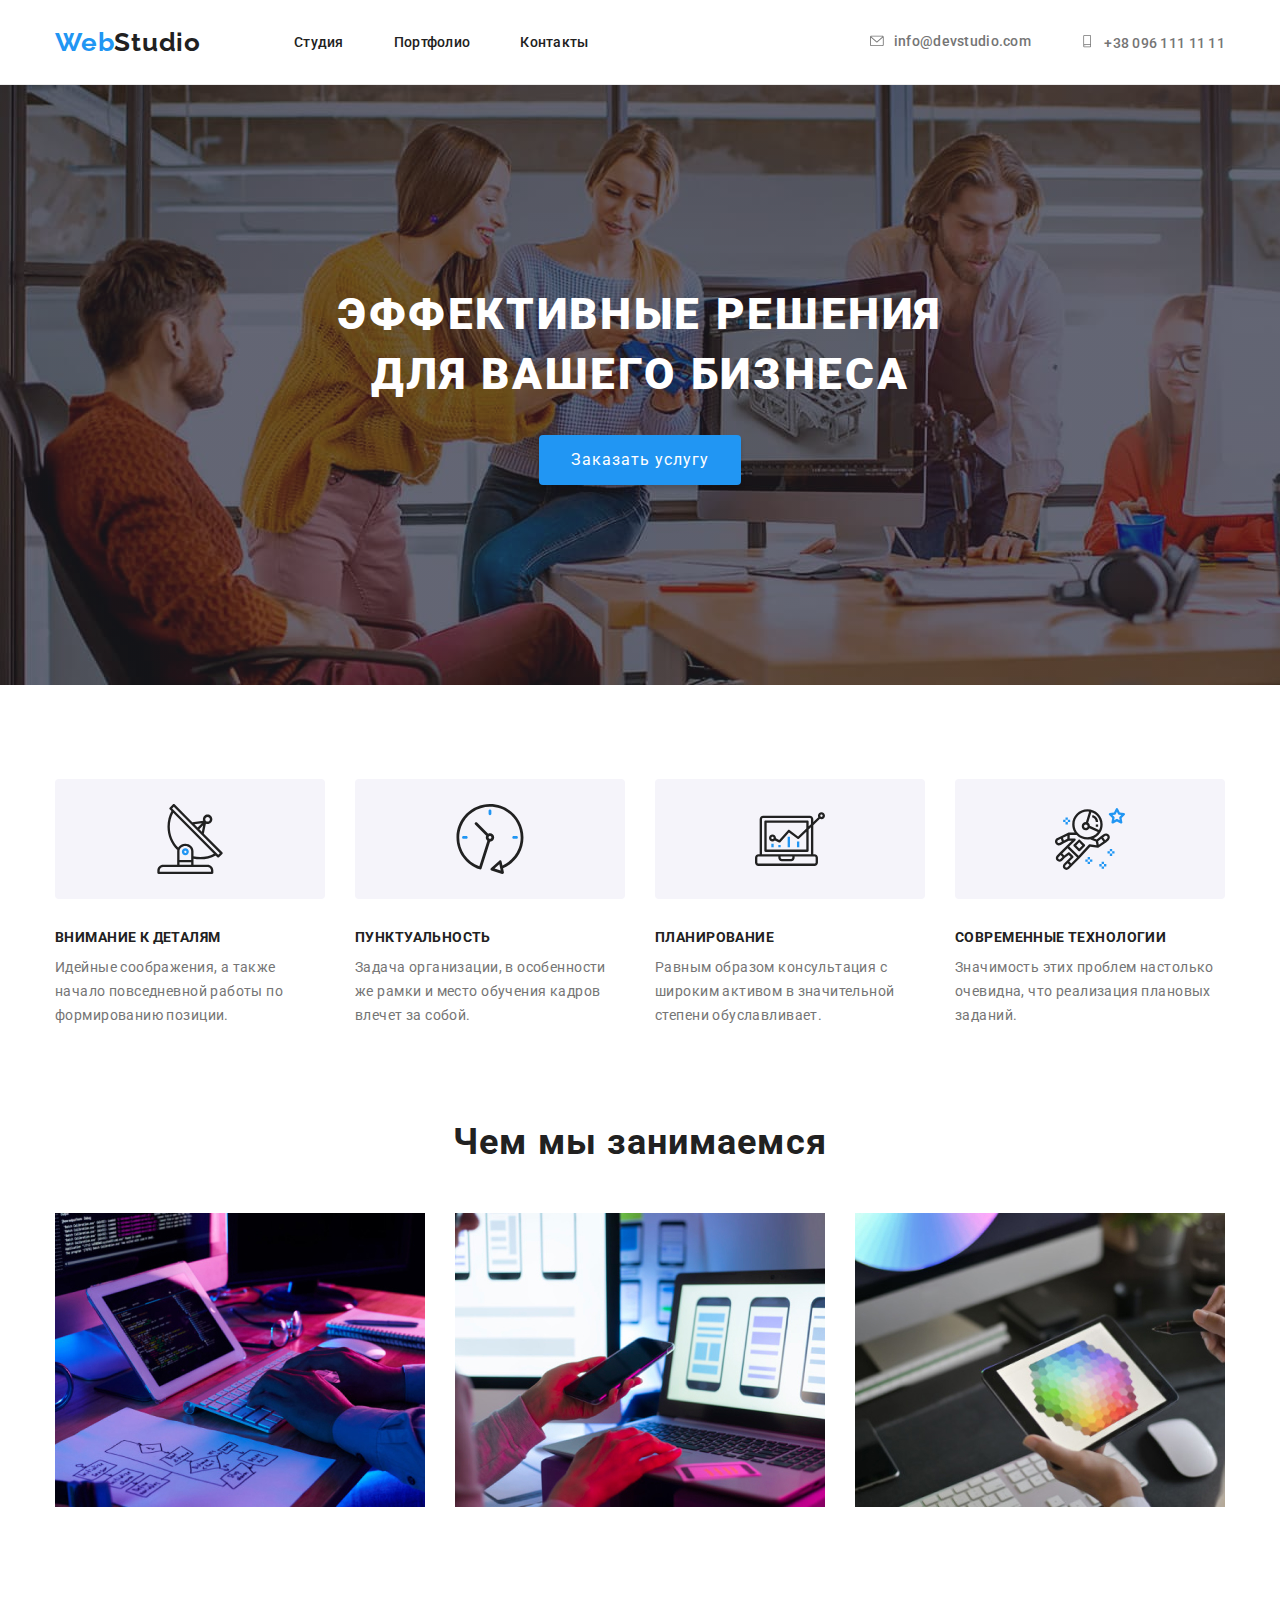
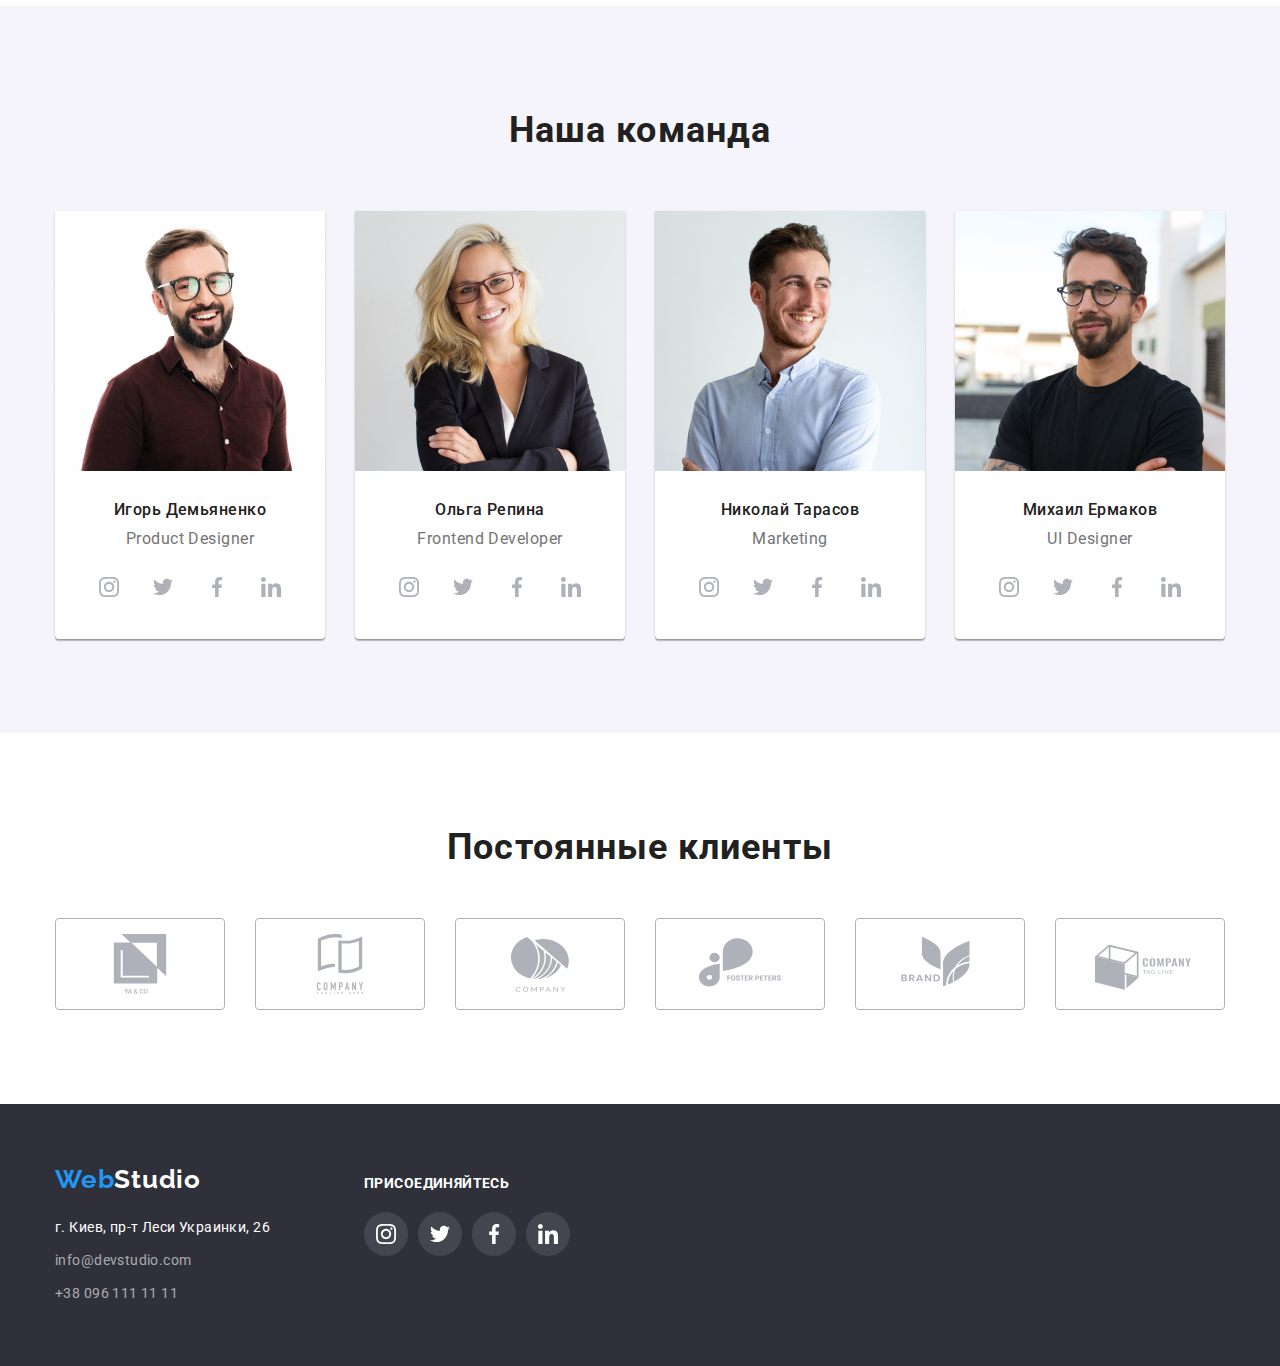
<file: index.html>
<!DOCTYPE html>
<html lang="en">
<head>
    <meta charset="UTF-8">
    <meta http-equiv="X-UA-Compatible" content="IE=edge">
    <meta name="viewport" content="width=device-width, initial-scale=1.0">
    <title>Студия</title>
    <link href="https://fonts.googleapis.com/css2?family=Raleway:wght@700&family=Roboto:wght@400;500;700;900&display=swap"
        rel="stylesheet">
    <link rel="stylesheet" href="https://cdnjs.cloudflare.com/ajax/libs/modern-normalize/1.1.0/modern-normalize.min.css">
    <link rel="stylesheet" href="./css/styles.css">
</head>
<body>
    <!--Шапка страницы-->
<header class="header">
    <div class="container">
        <nav class="main-nav">
            <a class="logo" href="/">Web<span class="logo-color">Studio</span></a>
      <!--Основная навигация-->
            <ul class="site-nav">
                <li class="item"><a href="./index.html" class="link active">Студия</a></li>
                <li class="item"><a href="./portfolio.html" class="link">Портфолио</a></li>
                <li class="item"><a href="" class="link">Контакты</a></li>
            </ul>
        </nav>
                <!--Контакты-->
            <ul class="information">
                <li class="information-contact"><a href="mailto:info@devstudio.com" class="link-contact"> <svg class="mail-icon"> <use href="./images/symbol-defs.svg#icon-envelope"></use></svg>info@devstudio.com</a>
                </li>
                <li class="information-contact"><a href="tel:+380961111111" class="link-contact"> <svg class="phone-icon"> <use href="./images/symbol-defs.svg#icon-smartphone"></use></svg> +38 096 111 11 11</a></li>
            </ul>
    </div>
</header>
<main>
    <!--Герой-->
    <section class="hero overlay">
       <div class="container hr">
          <h1 class="hero-title">Эффективные решения для вашего бизнеса</h1>
          <a href="" class="button-type">Заказать услугу</a>
      </div>
    </section>

    <!--Особености компании-->
    <section class="features-section">
        <div class="container">
            <h2 class="features-title" hidden>Особенности</h2>
               <ul class="features">
                    <li class="about-ftrs">
                        <div class="features-icons"> <svg class="features-icon"> <use href="./images/symbol-defs.svg#icon-Group1"></use></svg></div>
                        <h3 class="features-link">Внимание к деталям</h3>
                        <p class="text">Идейные соображения, а также начало повседневной работы по формированию позиции.</p>
                    </li>
                    <li class="about-ftrs">
                        <div class="features-icons"> <svg class="features-icon"><use href="./images/symbol-defs.svg#icon-Group2"></use></svg></div>
                        <h3 class="features-link">Пунктуальность</h3>
                        <p class="text">Задача организации, в особенности же рамки и место обучения кадров влечет за собой.</p>
                    </li>
                    <li class="about-ftrs">
                        <div class="features-icons"> <svg class="features-icon"><use href="./images/symbol-defs.svg#icon-Group3"></use></svg></div>
                        <h3 class="features-link">Планирование</h3>
                        <p class="text">Равным образом консультация с широким активом в значительной степени обуславливает.</p>
                    </li>
                    <li class="about-ftrs">
                        <div class="features-icons"> <svg class="features-icon"><use href="./images/symbol-defs.svg#icon-Group4"></use></svg></div>
                        <h3 class="features-link">Современные технологии</h3>
                        <p class="text">Значимость этих проблем настолько очевидна, что реализация плановых заданий.</p>
                    </li>
               </ul>
        </div>
    </section>
    <!--Примеры работ-->
    <section class="activity">
        <div class="container">
            <h2 class="activity-title">Чем мы занимаемся</h2>
            <ul class="images-active">
                <li class="image"><img src="./images/img1.jpg" alt="пример1" width="370" height="294"></li>
                <li class="image"><img src="./images/img2.jpg" alt="пример2" width="370" height="294"></li>
                <li class="image"><img src="./images/img3.jpg" alt="пример3" width="370" height="294"></li>
            </ul>
        </div>
    </section>
 
    <!--Команда-->
    <section class="team">
        <div class="container">
         <h2 class="team-title">Наша команда</h2>
          <ul class="team-list">
              <li class="team-about">
                 <img class="team-image" src="./images/person1.jpg" alt="Игорь Демьяненко" width="270" height="260">
                 <h3 class="person">Игорь Демьяненко</h3>
                 <p lang="en" class="team-text">Product Designer</p>
                    <ul class="team-links">
                        <li class="link-item">
                            <a class="team-link" href="https://www.instagram.com" target="_blank">
                            <svg class="team-link-icon">
                            <use href="./images/symbol-defs.svg#icon-instagram1"></use></svg></a>
                        </li>
                        <li class="link-item">
                           <a class="team-link" href="https://twitter.com" target="_blank">
                            <svg class="team-link-icon">
                            <use href="./images/symbol-defs.svg#icon-twitter1"></use></svg></a>
                        </li>
                        <li class="link-item">
                            <a class="team-link" href="https://www.facebook.com" target="_blank">
                            <svg class="team-link-icon"><use href="./images/symbol-defs.svg#icon-facebook1"></use></svg></a>
                        </li>
                        <li class="link-item">
                            <a class="team-link" href="https://www.linkedin.com" target="_blank">
                            <svg class="team-link-icon"><use href="./images/symbol-defs.svg#icon-linkedin1"></use></svg></a>
                        </li>
                    </ul>
             </li>
              <li class="team-about">
                 <img class="team-image" src="./images/person2.jpg" alt="Ольга Репина" width="270" height="260">
                 <h3 class="person">Ольга Репина</h3>
                 <p lang="en" class="team-text">Frontend Developer</p>
                <ul class="team-links">
                    <li class="link-item">
                        <a class="team-link" href="https://www.instagram.com" target="_blank">
                            <svg class="team-link-icon">
                                <use href="./images/symbol-defs.svg#icon-instagram1"></use>
                            </svg></a>
                    </li>
                    <li class="link-item">
                        <a class="team-link" href="https://twitter.com" target="_blank">
                            <svg class="team-link-icon">
                                <use href="./images/symbol-defs.svg#icon-twitter1"></use>
                            </svg></a>
                    </li>
                    <li class="link-item">
                        <a class="team-link" href="https://www.facebook.com" target="_blank">
                            <svg class="team-link-icon">
                                <use href="./images/symbol-defs.svg#icon-facebook1"></use>
                            </svg></a>
                    </li>
                    <li class="link-item">
                        <a class="team-link" href="https://www.linkedin.com" target="_blank">
                            <svg class="team-link-icon">
                                <use href="./images/symbol-defs.svg#icon-linkedin1"></use>
                            </svg></a>
                    </li>
                </ul>
             </li>
              <li class="team-about">
                 <img class="team-image" src="./images/person3.jpg" alt="Николай Тарасов" width="270" height="260">
                 <h3 class="person">Николай Тарасов</h3>
                 <p lang="en" class="team-text">Marketing</p>
                <ul class="team-links">
                    <li class="link-item">
                        <a class="team-link" href="https://www.instagram.com" target="_blank">
                            <svg class="team-link-icon">
                                <use href="./images/symbol-defs.svg#icon-instagram1"></use>
                            </svg></a>
                    </li>
                    <li class="link-item">
                        <a class="team-link" href="https://twitter.com" target="_blank">
                            <svg class="team-link-icon">
                                <use href="./images/symbol-defs.svg#icon-twitter1"></use>
                            </svg></a>
                    </li>
                    <li class="link-item">
                        <a class="team-link" href="https://www.facebook.com" target="_blank">
                            <svg class="team-link-icon">
                                <use href="./images/symbol-defs.svg#icon-facebook1"></use>
                            </svg></a>
                    </li>
                    <li class="link-item">
                        <a class="team-link" href="https://www.linkedin.com" target="_blank">
                            <svg class="team-link-icon">
                                <use href="./images/symbol-defs.svg#icon-linkedin1"></use>
                            </svg></a>
                    </li>
                </ul>
             </li>
              <li class="team-about">
                 <img class="team-image" src="./images/person4.jpg" alt="Михаил Ермаков" width="270" height="260">
                 <h3 class="person">Михаил Ермаков</h3>
                  <p lang="en" class="team-text">UI Designer</p>
                <ul class="team-links">
                    <li class="link-item">
                        <a class="team-link" href="https://www.instagram.com" target="_blank">
                            <svg class="team-link-icon">
                                <use href="./images/symbol-defs.svg#icon-instagram1"></use>
                            </svg></a>
                    </li>
                    <li class="link-item">
                        <a class="team-link" href="https://twitter.com" target="_blank">
                            <svg class="team-link-icon">
                                <use href="./images/symbol-defs.svg#icon-twitter1"></use>
                            </svg></a>
                    </li>
                    <li class="link-item">
                        <a class="team-link" href="https://www.facebook.com" target="_blank">
                            <svg class="team-link-icon">
                                <use href="./images/symbol-defs.svg#icon-facebook1"></use>
                            </svg></a>
                    </li>
                    <li class="link-item">
                        <a class="team-link" href="https://www.linkedin.com" target="_blank">
                            <svg class="team-link-icon">
                                <use href="./images/symbol-defs.svg#icon-linkedin1"></use>
                            </svg></a>
                    </li>
                </ul>
             </li>
           </ul>
        </div>
    </section>
    <!-- клиенты -->
    <section class="clients-section">
        <div class="container">
            <h2 class="clients-title">Постоянные клиенты</h2>
            <ul class="clients-list">
                <li class="clients-item">
                    <a href="#" class="clients-link">
                        <svg class="clients-icon">
                            <use href="./images/symbol-defs.svg#icon-Client1"></use> 
                       </svg>
                    </a>
                </li>
                <li class="clients-item">
                    <a href="#" class="clients-link">
                        <svg class="clients-icon">
                            <use href="./images/symbol-defs.svg#icon-Client2"></use>
                        </svg>
                    </a>
                </li>
                <li class="clients-item">
                    <a href="#" class="clients-link">
                        <svg class="clients-icon">
                            <use href="./images/symbol-defs.svg#icon-Client3"></use>
                        </svg>
                    </a>
                </li>
                <li class="clients-item">
                    <a href="#" class="clients-link">
                        <svg class="clients-icon">
                            <use href="./images/symbol-defs.svg#icon-Client4"></use>
                        </svg>
                    </a>
                </li>
                <li class="clients-item">
                    <a href="#" class="clients-link">
                        <svg class="clients-icon">
                            <use href="./images/symbol-defs.svg#icon-Client5"></use>
                        </svg>
                    </a>
                </li>
                <li class="clients-item">
                    <a href="#" class="clients-link">
                        <svg class="clients-icon">
                            <use href="./images/symbol-defs.svg#icon-Client6"></use>
                        </svg>
                    </a>
                </li>

            </ul>
        </div>
    </section>
</main>

<!--Футер-->
<footer class="footer">
  <div class="container">
      <div class="footer_flex-container">
          <div class="footer_flex-item">
                <a class="logo" href="/">Web<span class="logo-footer">Studio</span></a>
                <address class="adress">г. Киев, пр-т Леси Украинки, 26</address>
                <ul>
                    <li><a href="mailto:info@devstudio.com" class="mail">info@devstudio.com</a></li>
                    <li><a href="tel:+380961111111" class="phone">+38 096 111 11 11</a></li>
                </ul>
          </div>
          <div class="footer_flex-item">
               <h2 class="footer_socials-title">Присоединяйтесь</h2>
               <ul class="footer_socials-list">
                    <li class="footer_socials-item">
                        <a class="footer_socials-link" href="https://www.instagram.com" target="blank"> <svg class="footer_socials-icon">
                            <use href="./images/symbol-defs.svg#icon-instagram2"></use>
                            </svg> </a>
                    </li>
                    <li class="footer_socials-item">
                        <a class="footer_socials-link" href="https://twitter.com" target="blank"> <svg class="footer_socials-icon">
                        <use href="./images/symbol-defs.svg#icon-twitter2"></use>
                        </svg> </a>
                    </li>
                    <li class="footer_socials-item">
                        <a class="footer_socials-link" href="https://www.facebook.com" target="blank"> <svg class="footer_socials-icon">
                        <use href="./images/symbol-defs.svg#icon-facebook2"></use>
                        </svg> </a>
                    </li>
                    <li class="footer_socials-item">
                        <a class="footer_socials-link" href="https://www.linkedin.com" target="blank"> <svg class="footer_socials-icon">
                        <use href="./images/symbol-defs.svg#icon-linkedin2"></use>
                        </svg> </a>
                    </li>
               </ul>
          </div> 
      </div>
  </div>
</footer> 

</body>
</html>
</file>
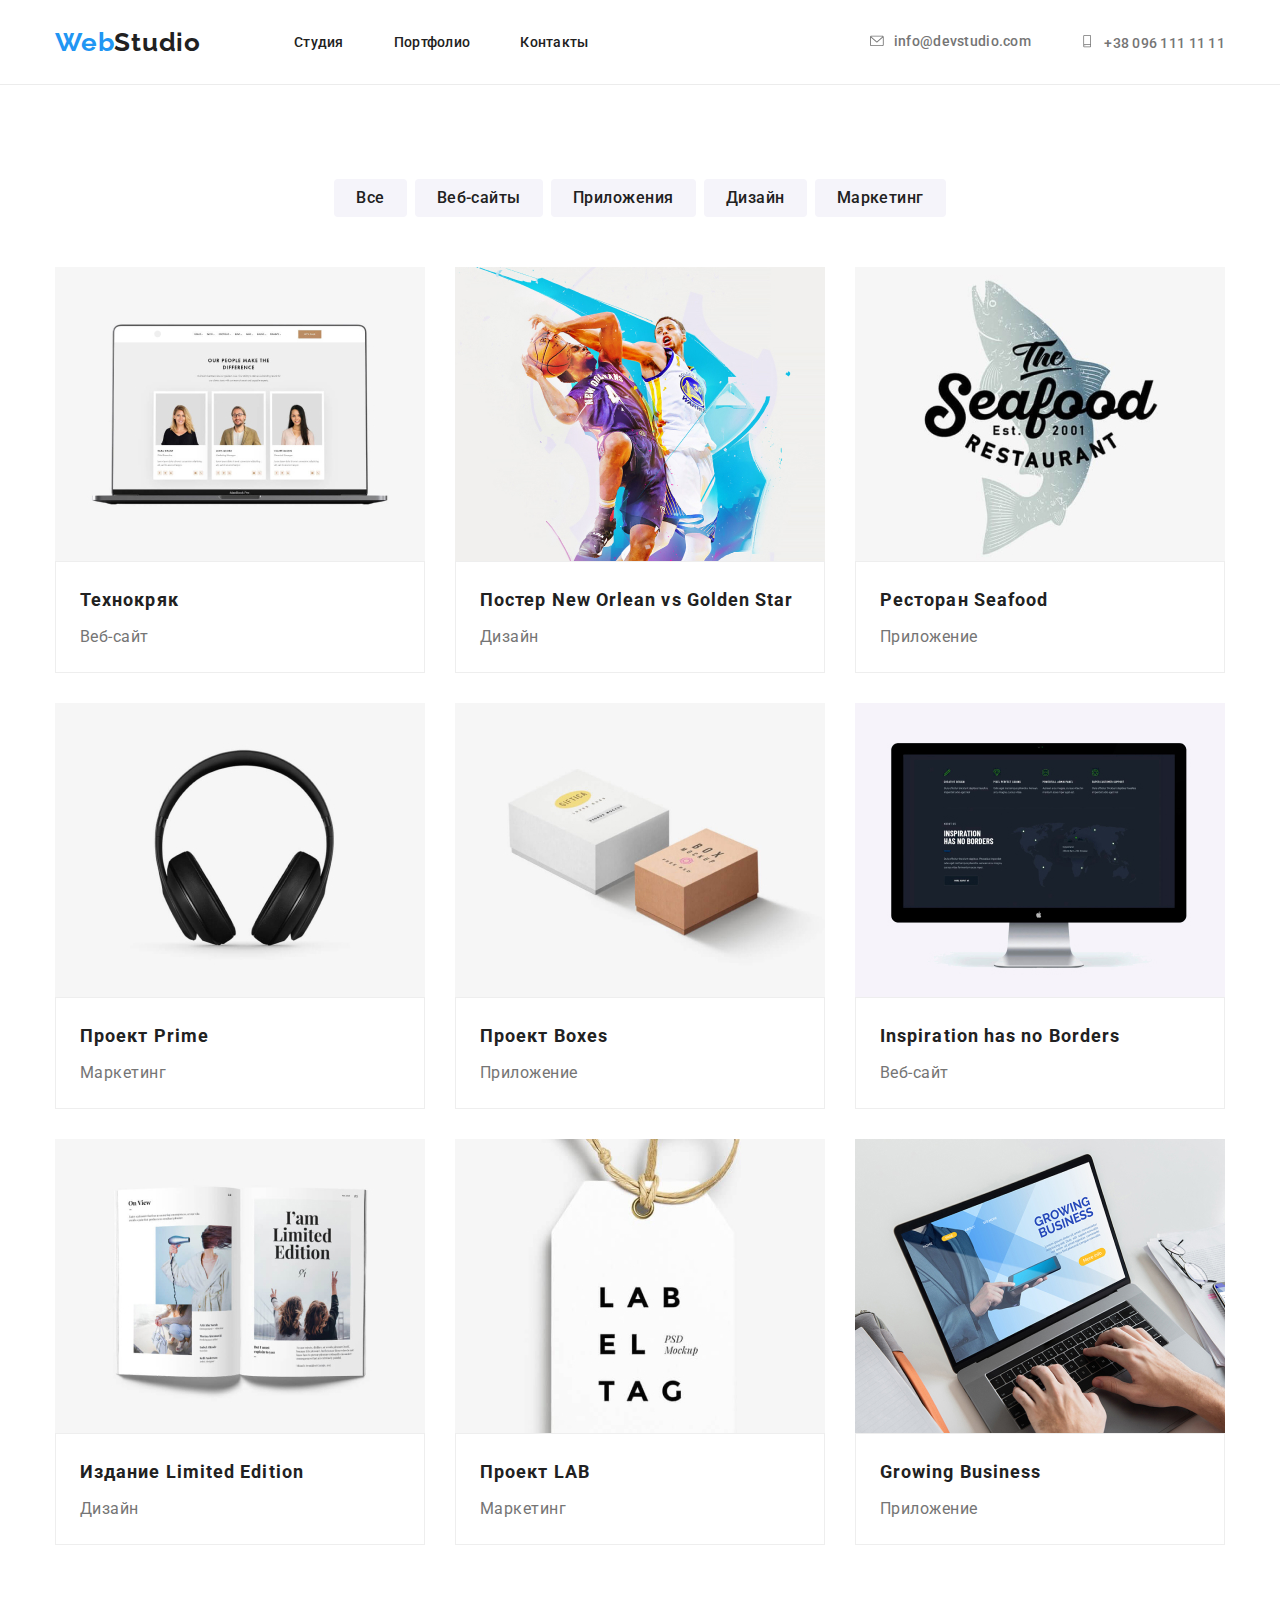
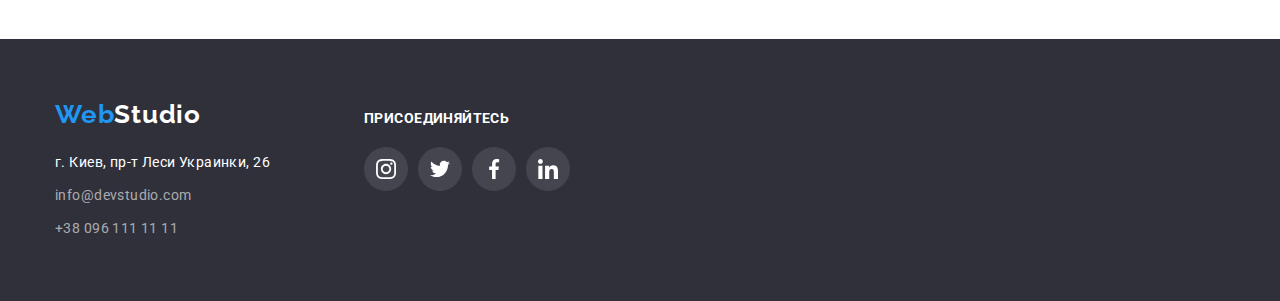
<file: portfolio.html>
<!DOCTYPE html>
<html lang="en">
<head>
    <meta charset="UTF-8">
    <meta http-equiv="X-UA-Compatible" content="IE=edge">
    <meta name="viewport" content="width=device-width, initial-scale=1.0">
    <title>Портфолио</title>
    <link href="https://fonts.googleapis.com/css2?family=Raleway:wght@700&family=Roboto:wght@400;500;700;900&display=swap"
        rel="stylesheet">
    <link rel="stylesheet" href="https://cdnjs.cloudflare.com/ajax/libs/modern-normalize/1.1.0/modern-normalize.min.css">
    <link rel="stylesheet" href="./css/styles.css">
</head>
<body>
   <!--Шапка страницы-->
<header class="header">
    <div class="container hdr">
        <nav class="main-nav">
            <a class="logo" href="/">Web<span class="logo-color">Studio</span></a>
            <!--Основная навигация-->
            <ul class="site-nav">
                <li class="item"><a href="./index.html" class="link">Студия</a></li>
                <li class="item"><a href="./portfolio.html" class="link active">Портфолио</a></li>
                <li class="item"><a href="" class="link">Контакты</a></li>
            </ul>
        </nav>
        <!--Контакты-->
    <ul class="information">
        <li class="information-contact"><a href="mailto:info@devstudio.com" class="link-contact"> <svg class="mail-icon">
                    <use href="./images/symbol-defs.svg#icon-envelope"></use>
                </svg>info@devstudio.com</a>
        </li>
        <li class="information-contact"><a href="tel:+380961111111" class="link-contact"> <svg class="phone-icon">
                    <use href="./images/symbol-defs.svg#icon-smartphone"></use>
                </svg> +38 096 111 11 11</a></li>
    </ul>
    </div>
</header>
 <!--Основная информация-->
<main>
 <!--Проэкты-->
<section class="content">
    <div class="container">
        <ul class="portfolio-btn">
            <li class="button">
                <button class="button-prtf" type="button">Все</button>
            </li>
            <li class="button">
                <button class="button-prtf" type="button">Веб-сайты</button>
            </li>
            <li class="button">
                <button class="button-prtf" type="button">Приложения</button>
            </li>
            <li class="button">
                <button class="button-prtf" type="button">Дизайн</button>
            </li>
            <li class="button">
                <button class="button-prtf" type="button">Маркетинг</button>
            </li>
        </ul>
            <ul class="content-list">
                <li class="content-links">
                    <a class="projects">
                        <img class="portfolio-image" src="./images/Технокряк.jpg" alt="технокряк" width="370" height="294">
                        <div class="projects-content">
                            <h2 class="content-tittle">Технокряк</h2>
                            <p class="content-text">Веб-сайт</p>
                        </div>
                    </a>
                </li>
                <li class="content-links">
                    <a class="projects">
                        <img class="portfolio-image" src="./images/neworlean.jpg" alt="ресторан" width="370" height="294">
                        <div class="projects-content">
                            <h2 class="content-tittle">Постер New Orlean vs Golden Star</h2>
                            <p class="content-text">Дизайн</p>
                        </div>
                    </a>
                </li>
                <li class="content-links">
                    <a class="projects">
                        <img class="portfolio-image" src="./images/seafood.jpg" alt="проэкт прайм" width="370" height="294">
                        <div class="projects-content">
                            <h2 class="content-tittle">Ресторан Seafood</h2>
                            <p class="content-text">Приложение</p>
                        </div>
                    </a>
                </li>
                <li class="content-links">
                    <a class="projects">
                        <img class="portfolio-image" src="./images/prime.jpg" alt="фото наушников" width="370" height="294">
                        <div class="projects-content">
                            <h2 class="content-tittle">Проект Prime</h2>
                            <p class="content-text">Маркетинг</p>
                        </div>
                    </a>
                </li>
                <li class="content-links">
                    <a class="projects">
                        <img class="portfolio-image" src="./images/boxes.jpg" alt="коробки" width="370" height="294">
                        <div class="projects-content">
                            <h2 class="content-tittle">Проект Boxes</h2>
                            <p class="content-text">Приложение</p>
                        </div>
                    </a>
                </li>
                <li class="content-links">
                    <a class="projects">
                        <img class="portfolio-image" src="./images/inspiration.jpg" alt="проэкт inspirations" width="370"
                            height="294">
                        <div class="projects-content">
                            <h2 class="content-tittle">Inspiration has no Borders</h2>
                            <p class="content-text">Веб-сайт</p>
                        </div>
                    </a>
                </li>
                <li class="content-links">
                    <a class="projects">
                        <img class="portfolio-image" src="./images/limited.jpg" alt="издание" width="370" height="294">
                       <div class="projects-content">
                            <h2 class="content-tittle">Издание Limited Edition</h2>
                            <p class="content-text">Дизайн</p>
                       </div>
                    </a>
                </li>
                <li class="content-links">
                    <a class="projects">
                        <img class="portfolio-image" src="./images/lab.jpg" alt="проект лаб" width="370" height="294">
                        <div class="projects-content">
                            <h2 class="content-tittle">Проект LAB</h2>
                            <p class="content-text">Маркетинг</p>
                        </div>
                    </a>
                </li>
                <li class="content-links">
                    <a class="projects">
                        <img class="portfolio-image" src="./images/growing.jpg" alt="бизнес" width="370" height="294">
                        <div class="projects-content">
                            <h2 class="content-tittle">Growing Business</h2>
                            <p class="content-text">Приложение</p>
                        </div>
                    </a>
                </li>
            </ul>
    </div>
</section>
</main>
<!--Футер-->
<footer class="footer">
    <div class="container">
        <div class="footer_flex-container">
            <div class="footer_flex-item">
                <a class="logo" href="/">Web<span class="logo-footer">Studio</span></a>
                <address class="adress">г. Киев, пр-т Леси Украинки, 26</address>
                <ul>
                    <li><a href="mailto:info@devstudio.com" class="mail">info@devstudio.com</a></li>
                    <li><a href="tel:+380961111111" class="phone">+38 096 111 11 11</a></li>
                </ul>
            </div>
            <div class="footer_flex-item">
                <h2 class="footer_socials-title">Присоединяйтесь</h2>
                <ul class="footer_socials-list">
                    <li class="footer_socials-item">
                        <a class="footer_socials-link" href="https://www.instagram.com" target="blank"> <svg
                                class="footer_socials-icon">
                                <use href="./images/symbol-defs.svg#icon-instagram2"></use>
                            </svg> </a>
                    </li>
                    <li class="footer_socials-item">
                        <a class="footer_socials-link" href="https://twitter.com" target="blank"> <svg
                                class="footer_socials-icon">
                                <use href="./images/symbol-defs.svg#icon-twitter2"></use>
                            </svg> </a>
                    </li>
                    <li class="footer_socials-item">
                        <a class="footer_socials-link" href="https://www.facebook.com" target="blank"> <svg
                                class="footer_socials-icon">
                                <use href="./images/symbol-defs.svg#icon-facebook2"></use>
                            </svg> </a>
                    </li>
                    <li class="footer_socials-item">
                        <a class="footer_socials-link" href="https://www.linkedin.com" target="blank"> <svg
                                class="footer_socials-icon">
                                <use href="./images/symbol-defs.svg#icon-linkedin2"></use>
                            </svg> </a>
                    </li>
                </ul>
            </div>
        </div>
    </div>
</footer>
</body>
</html>
</file>
<file: css/styles.css>
html {
  box-sizing: border-box;
}
*,
*::before,
*::after {
  box-sizing: inherit;
}
:root {
  --primary-text-color: #212121;
  --title-text-color: #ffffff;
  --accent-color: #2196f3;
  --complementary-color: #757575;
  --background-color: #f5f4fa;
  --footer-color: #2f303a;
  --header-border-color: #ececec;
  --content-list-color: #eeeeee;
  --fill-color: #afb1b8;
}
body {
  background-color: var(--title-text-color);
  color: var(--complementary-color);
  font-family: roboto, sans-serif;
  font-weight: 400;
}
ul {
  list-style: none;
}
ul,
li,
p,
h1,
h2,
h3 {
  margin: 0;
  padding: 0;
}
/* header */
.header {
  display: flex;
  justify-content: space-between;
  border-bottom: 1px solid var(--header-border-color);
}
.header > .container {
  display: flex;
  justify-content: space-between;
}
.main-nav {
  display: flex;
  align-items: center;
}
.site-nav {
  display: flex;
}
.link,
.link-contact {
  font-weight: 500;
  font-size: 14px;
  line-height: 1.14;
  letter-spacing: 0.02em;
}
.site-nav .link {
  display: block;
  padding-bottom: 32px;
  padding-top: 32px;
}
.site-nav .item:not(:last-child) {
  margin-right: 50px;
}
.information {
  display: flex;
}
.information .information-contact {
  display: block;
  padding-bottom: 32px;
  padding-top: 32px;
}
.information .information-contact:not(:last-child) {
  margin-right: 50px;
}
/* icons */
.mail-icon {
  height: 12px;
  width: 16px;
  margin-right: 10px;
  fill: currentColor;
}
.phone-icon {
  height: 16px;
  width: 10px;
  margin-right: 10px;
  fill: currentColor;
}
.features-icon {
  margin-bottom: 30px;
  width: 270px;
  height: 120px;
}
/* logo */
.logo {
  color: var(--accent-color);
  font-family: Raleway, sans-serif;
  font-weight: 700;
  font-size: 26px;
  line-height: 1.17;
  font-letter: 3%;
  text-decoration: none;
  letter-spacing: 0.03em;
  margin-right: 93px;
}
.logo-color {
  color: var(--primary-text-color);
}
.logo-footer {
  color: var(--title-text-color);
}
/* Contacts */
.link {
  font-weight: 500;
  font-size: 14px;
  line-height: 1.17;
  text-decoration: none;
  letter-spacing: 0.02em;
  color: var(--primary-text-color);
}
.link:hover,
.link:focus {
  color: var(--accent-color);
}

.link-contact {
  color: var(--complementary-color);
  font-weight: 500;
  font-size: 14px;
  line-height: 1.17;
  letter-spacing: 0.02em;
  text-decoration: none;
}
.link-contact:hover, 
.link-contact:focus {
  color: var(--accent-color);
}

.container {
  width: 1200px;
  margin: 0 auto;
  padding-left: 15px;
  padding-right: 15px;
}
/* клиенты */
.clients-section {
  padding: 94px 0;
}
.clients-title {
  margin-bottom: 50px;
  font-weight: 700;
  font-size: 36px;
  line-height: 1.16;
  text-align: center;
  letter-spacing: 0.03em;
  color: var(--primary-text-color);
}
.clients-list {
  display: flex;
  justify-content: center;
  gap: 30px;
  list-style: none;
}
.clients-link {
  display: inline-flex;
  justify-content: center;
  align-items: center;
  width: 170px;
  height: 92px;
  fill: var(--fill-color);
  border: 1px solid #afb1b8;
  border-radius: 4px;
}
.clients-icon {
  width: 106px;
  height: 60px;
}
.clients-link:hover,
.clients-link:focus {
  border-color: var(--accent-color);
  fill: var(--accent-color);
}
/* Герой */
.hero {
  background-color: var(--footer-color);
  text-align: center;
  padding: 200px 0;
}
.hero-title {
  color: var(--title-text-color);
  margin-right: auto;
  margin-bottom: 30px;
  margin-left: auto;
  max-width: 696px;

  font-weight: 900;
  font-size: 44px;
  line-height: 1.36;

  letter-spacing: 0.06em;
  text-transform: uppercase;
}
.button-type {
  display: inline-block;
  border-radius: 4px;
  min-width: 200px;
  min-height: 50px;
  padding: 10px 32px;
  background-color: var(--accent-color);
  color: var(--title-text-color);
  box-shadow: 0px 4px 4px rgba(0, 0, 0, 0.15);
  font-size: 16px;
  line-height: 1.87;
  letter-spacing: 0.06em;
  text-decoration: none;
  text-align: center;
}
.button-type:hover {
  color: var(--primary-text-color);
}
/* фон героя */
.overlay {
  max-width: 1600px;
  height: 600px;
  margin-right: auto;
  margin-left: auto;
  background-color: var(--footer-color);
  background-image: linear-gradient(
      to right,
      rgba(47, 48, 58, 0.4),
      rgba(47, 48, 58, 0.4)
    ),
    url(../images/Img.jpg);
  background-size: cover;
}

/* Основная информация */

.features-link,
.features-link,
.activity-title,
.team-title,
.person {
  color: var(--primary-text-color);
}
.features {
  display: flex;
  justify-content: center;
  gap: 30px;
}

.features-section {
  padding-bottom: 0;
  padding-top: 94px;
}
.features-link {
  font-weight: 700;
  font-size: 14px;
  line-height: 1.17;
  font-letter: 3%;
  letter-spacing: 0.03em;
  text-transform: uppercase;
  margin-bottom: 10px;
}
.features-icons {
  display: inline-flex;
  justify-content: center;
  align-items: center;
  width: 100%;
  height: 120px;
  margin-bottom: 30px;
  background-color: var(--background-color);
  border-radius: 4px;
}
.features-icon {
  width: 70px;
  height: 70px;
  margin-bottom: 0;
}
.features__item {
  max-width: 270px;
}
.text {
  font-size: 14px;
  line-height: 1.71;
  letter-spacing: 0.03em;
  max-width: 270px;
}
.activity {
  padding: 94px 0;
}
.activity-title {
  font-weight: 700;
  font-size: 36px;
  line-height: 1.16;
  letter-spacing: 0.03em;
  text-align: center;
  margin-bottom: 50px;
}
.image {
  display: block;
}
.images-active {
  display: flex;
  justify-content: center;
  gap: 30px;
}
/* команда */
.team {
  background-color: var(--background-color);
  padding: 94px 0;
}
.team-about {
  background-color: var(--title-text-color);
  box-shadow: 0px 1px 3px rgb(0 0 0 / 12%), 0px 1px 1px rgb(0 0 0 / 14%),
    0px 2px 1px rgb(0 0 0 / 20%);
  border-radius: 0px 0px 4px 4px;
  padding-bottom: 30px;
}
.team-list {
  display: flex;
  justify-content: center;
  gap: 30px;
}
.team-title {
  font-weight: 700;
  font-size: 36px;
  line-height: 1.71;
  letter-spacing: 0.03em;
  text-align: center;
  margin-bottom: 50px;
}
.team-image {
  display: block;
  margin-bottom: 30px;
}
.person {
  font-weight: 500;
  font-size: 16px;
  line-height: 1.17;
  letter-spacing: 0.03em;
  margin-bottom: 10px;
  text-align: center;
}
.team-text {
  font-size: 16px;
  line-height: 1.17;
  letter-spacing: 0.03em;
  text-align: center;
  margin-bottom: 16px;
}
.team-links {
  display: flex;
  justify-content: center;
  gap: 10px;
  list-style: none;
}
.team-link:hover,
.team-link:focus {
  fill: var(--title-text-color);
  background-color: var(--accent-color);
}
.team-link {
  display: inline-flex;
  justify-content: center;
  align-items: center;
  width: 44px;
  height: 44px;
  fill: var(--fill-color);
  background-color: var(--title-text-color);
  border-radius: 50%;
}
.team-link-icon {
  width: 20px;
  height: 20px;
}
/* footer */
.adress {
  color: var(--title-text-color);
  font-size: 14px;
  line-height: 1.71;
  letter-spacing: 0.03em;
  font-style: normal;
  margin-top: 20px;
}
.mail,
.phone {
  display: inline-block;
  color: rgba(255, 255, 255, 0.6);
  font-style: normal;
  text-decoration: none;
}
a.phone {
  margin-top: 9px;
}
a.mail {
  margin-top: 9px;
}
.mail:hover,
.mail:focus {
  color: var(--accent-color);
}
.phone:hover,
.phone:focus {
  color: var(--accent-color);
}
.footer {
  background-color: var(--footer-color);
  padding: 60px 0;
  font-size: 14px;
  line-height: 1.71;
  letter-spacing: 0.03em;
}
.logo.logo-footer {
  margin-top: 60px;
}
.footer_socials-title {
  margin-bottom: 20px;
  font-weight: 700;
  font-size: 14px;
  line-height: 1.14;
  letter-spacing: 0.03em;
  text-transform: uppercase;
  color: var(--title-text-color);
}
.footer_socials-list {
  display: flex;
  justify-content: center;
  gap: 10px;
  list-style: none;
}
.footer_socials-link {
  fill: var(--title-text-color);
  background-color: rgba(255, 255, 255, 0.1);
  display: inline-flex;
  justify-content: center;
  align-items: center;
  width: 44px;
  height: 44px;
  border-radius: 50%;
}
.footer_socials-icon {
  width: 20px;
  height: 20px;
}

.footer_socials-link:hover,
.footer_socials-link:focus {
  color: var(--title-text-color);
  background-color: var(--accent-color);
}

.footer_flex-container {
  display: flex;
  align-items: baseline;
}
.footer_flex-item:nth-child(1) {
  margin-right: 70px;
}

/* Портфолио */
.content {
  padding: 94px 0;
}
.button {
  text-align: center;
}
.portfolio-btn {
  display: flex;
  justify-content: center;
  margin-bottom: 50px;
}
.button-prtf {
  display: block;
  font-family: Roboto, sans-serif;
  padding: 6px 22px;
  font-weight: 500;
  font-size: 16px;
  line-height: 1.62;
  letter-spacing: 0.03em;
  color: var(--primary-text-color);
  background-color: var(--background-color);
  border-radius: 4px;
  border: transparent;
}
.button:not(:last-child) {
  margin-right: 8px;
}
.button-prtf:hover {
  background-color: var(--accent-color);
  color: var(--title-text-color);
}
.button-prtf:focus {
  background-color: var(--accent-color);
  color: var(--title-text-color);
}
.content-tittle {
  color: var(--primary-text-color);
  font-weight: 700;
  font-size: 18px;
  line-height: 2;
  letter-spacing: 0.06em;
  text-decoration: none;
  margin-bottom: 4px;
}
.content-text {
  color: var(--complementary-color);
  font-size: 16px;
  line-height: 1.87;
  letter-spacing: 0.03em;
}
.portfolio-image {
  display: block;
}
.content-list {
  display: flex;
  flex-wrap: wrap;
  gap: 30px;
}
.content-links:hover {
  box-shadow: 0px 1px 1px rgba(0, 0, 0, 0.12), 0px 4px 4px rgba(0, 0, 0, 0.06),
    1px 4px 6px rgba(0, 0, 0, 0.16);
}
.projects {
  display: inline-block;
}
.projects-content {
  padding: 20px 24px;
  border: var(--content-list-color) 1px solid;
}
</file>
